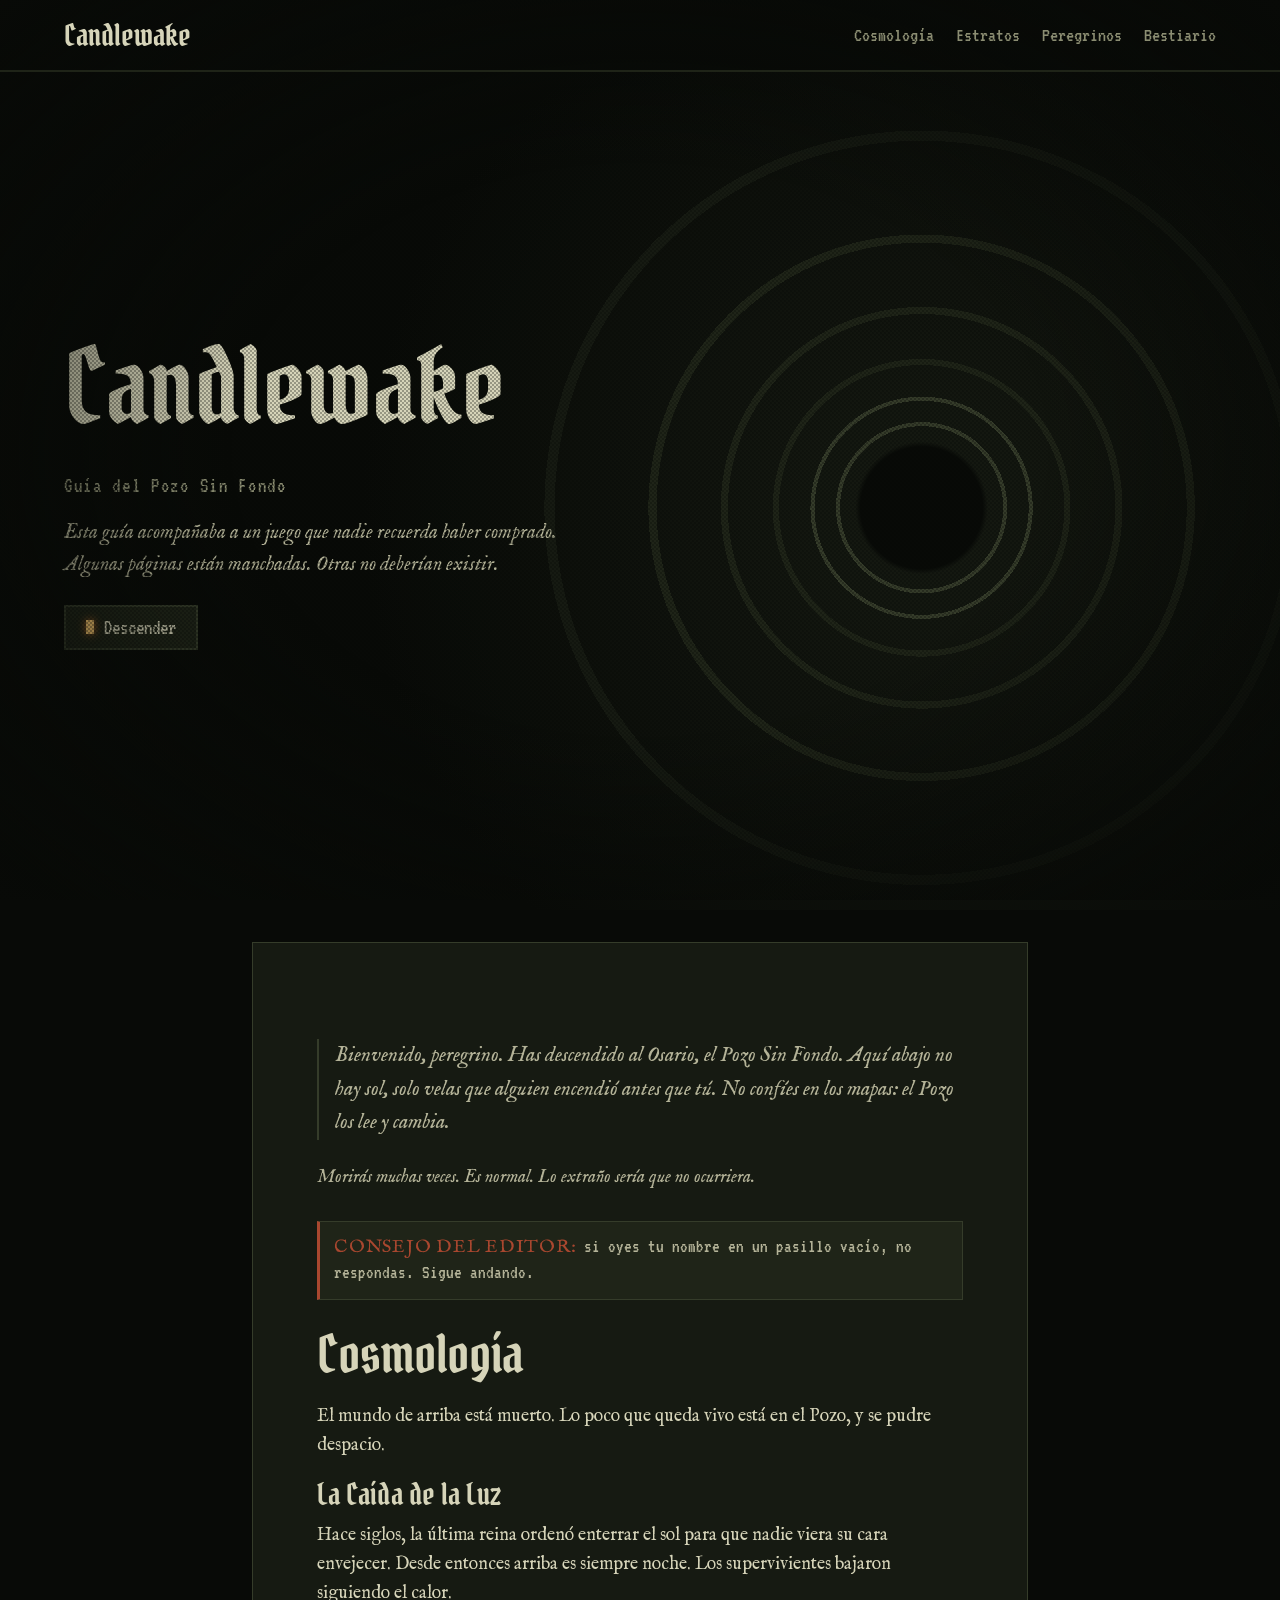
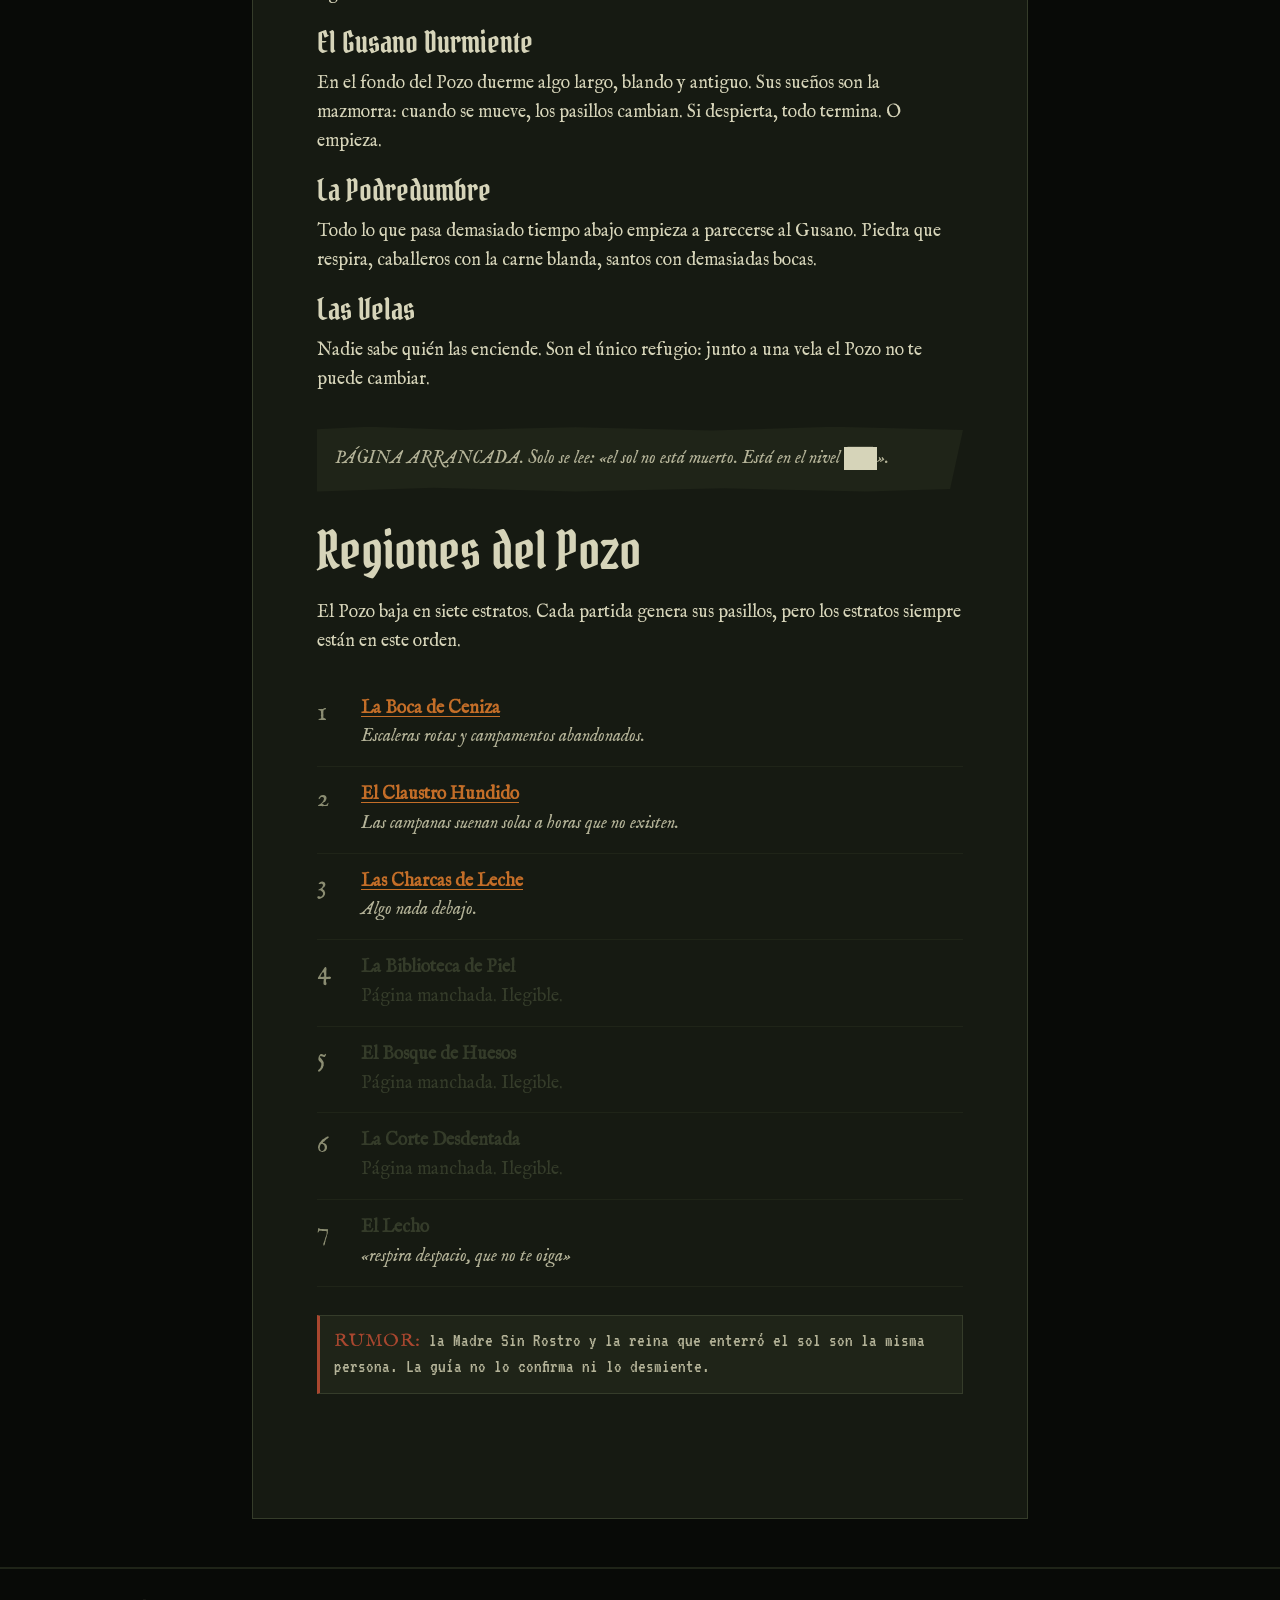
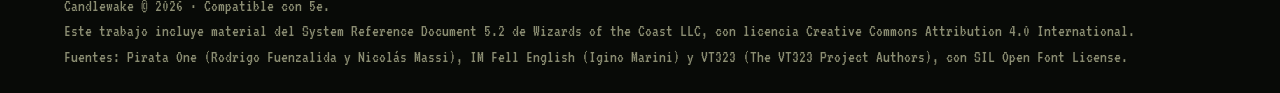
<file: index.html>
<!DOCTYPE html>
<html lang="es">
<head>
<meta charset="utf-8">
<meta name="viewport" content="width=device-width, initial-scale=1">
<title>Candlewake — Guía del Pozo Sin Fondo</title>
<meta name="description" content="Candlewake: librojuego de rol en solitario, compatible con 5e. Baja por el Pozo Sin Fondo. Guía del lore.">
<link rel="stylesheet" href="css/osario.css">
</head>
<body>

<nav class="nav" aria-label="Guía">
  <a class="marca" href="index.html">Candlewake</a>
  <a href="index.html#cosmologia">Cosmología</a>
  <a href="index.html#estratos">Estratos</a>
  <a href="peregrinos.html">Peregrinos</a>
  <a href="bestiario.html">Bestiario</a>
</nav>

<header class="portada">
  <div class="bloque">
    <h1>Candlewake</h1>
    <p class="subtitulo">Guía del Pozo Sin Fondo</p>
    <p>Esta guía acompañaba a un juego que nadie recuerda haber comprado. Algunas páginas están manchadas. Otras no deberían existir.</p>
    <div class="botones">
      <a class="btn vela" href="#estratos">Descender</a>
    </div>
  </div>
</header>

<main class="pagina">
  <p class="lema">Bienvenido, peregrino. Has descendido al Osario, el Pozo Sin Fondo. Aquí abajo no hay sol, solo velas que alguien encendió antes que tú. No confíes en los mapas: el Pozo los lee y cambia.</p>
  <p><em>Morirás muchas veces. Es normal. Lo extraño sería que no ocurriera.</em></p>

  <div class="nota"><b>CONSEJO DEL EDITOR:</b> si oyes tu nombre en un pasillo vacío, no respondas. Sigue andando.</div>

  <section id="cosmologia">
    <h2>Cosmología</h2>
    <p>El mundo de arriba está muerto. Lo poco que queda vivo está en el Pozo, y se pudre despacio.</p>

    <h3>La Caída de la Luz</h3>
    <p>Hace siglos, la última reina ordenó enterrar el sol para que nadie viera su cara envejecer. Desde entonces arriba es siempre noche. Los supervivientes bajaron siguiendo el calor.</p>

    <h3>El Gusano Durmiente</h3>
    <p>En el fondo del Pozo duerme algo largo, blando y antiguo. Sus sueños son la mazmorra: cuando se mueve, los pasillos cambian. Si despierta, todo termina. O empieza.</p>

    <h3>La Podredumbre</h3>
    <p>Todo lo que pasa demasiado tiempo abajo empieza a parecerse al Gusano. Piedra que respira, caballeros con la carne blanda, santos con demasiadas bocas.</p>

    <h3>Las Velas</h3>
    <p>Nadie sabe quién las enciende. Son el único refugio: junto a una vela el Pozo no te puede cambiar.</p>

    <div class="arrancada">PÁGINA ARRANCADA. Solo se lee: «el sol no está muerto. Está en el nivel <span class="tachado" aria-label="texto tachado">██</span>».</div>
  </section>

  <section id="estratos">
    <h2>Regiones del Pozo</h2>
    <p>El Pozo baja en siete estratos. Cada partida genera sus pasillos, pero los estratos siempre están en este orden.</p>
    <ol class="estratos">
      <li><div><a href="estratos/boca-de-ceniza.html"><b>La Boca de Ceniza</b></a><br><em>Escaleras rotas y campamentos abandonados.</em></div></li>
      <li><div><a href="estratos/claustro-hundido.html"><b>El Claustro Hundido</b></a><br><em>Las campanas suenan solas a horas que no existen.</em></div></li>
      <li><div><a href="estratos/charcas-de-leche.html"><b>Las Charcas de Leche</b></a><br><em>Algo nada debajo.</em></div></li>
      <li class="bloqueado"><div><b>La Biblioteca de Piel</b><br>Página manchada. Ilegible.</div></li>
      <li class="bloqueado"><div><b>El Bosque de Huesos</b><br>Página manchada. Ilegible.</div></li>
      <li class="bloqueado"><div><b>La Corte Desdentada</b><br>Página manchada. Ilegible.</div></li>
      <li class="bloqueado"><div><b>El Lecho</b><br><em>«respira despacio, que no te oiga»</em></div></li>
    </ol>
    <div class="nota rumor"><b>RUMOR:</b> la Madre Sin Rostro y la reina que enterró el sol son la misma persona. La guía no lo confirma ni lo desmiente.</div>
  </section>
</main>

<footer class="pie">
  Candlewake © 2026 · Compatible con 5e.<br>
  Este trabajo incluye material del System Reference Document 5.2 de Wizards of the Coast LLC, con licencia Creative Commons Attribution 4.0 International.<br>
  Fuentes: Pirata One (Rodrigo Fuenzalida y Nicolás Massi), IM Fell English (Igino Marini) y VT323 (The VT323 Project Authors), con SIL Open Font License.
</footer>

</body>
</html>
</file>
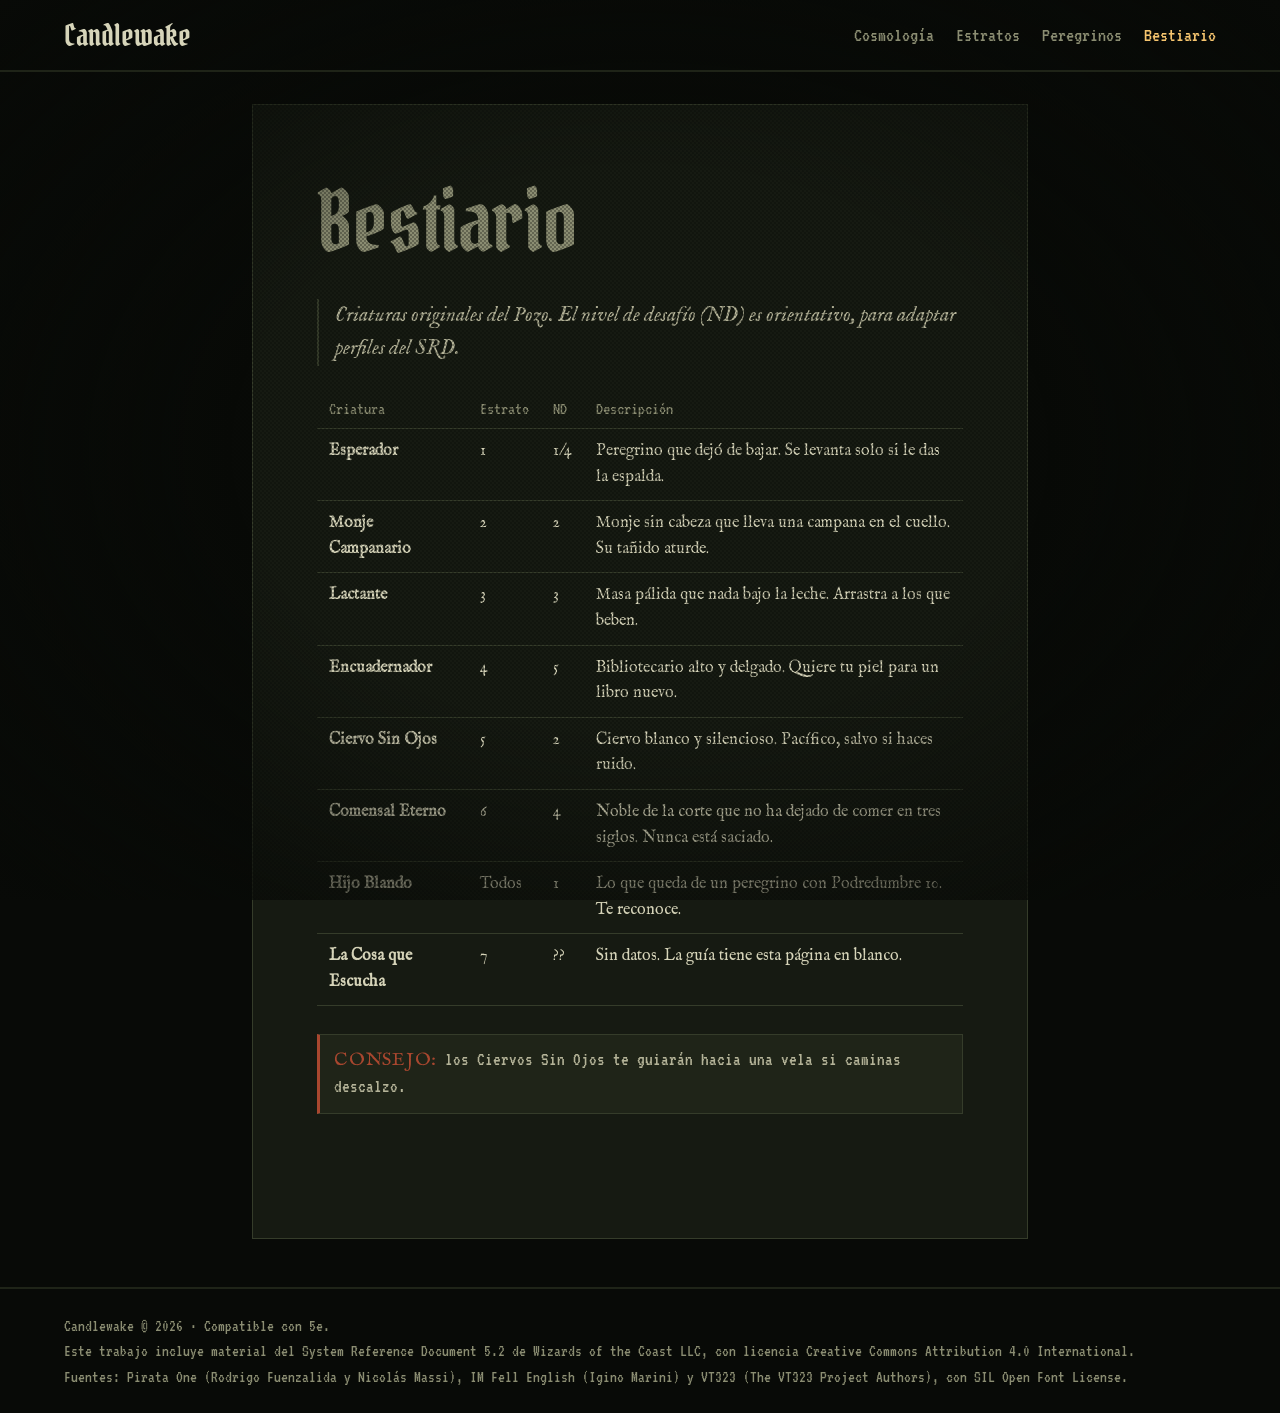
<file: bestiario.html>
<!DOCTYPE html>
<html lang="es">
<head>
<meta charset="utf-8">
<meta name="viewport" content="width=device-width, initial-scale=1">
<title>Bestiario — Candlewake</title>
<link rel="stylesheet" href="css/osario.css">
</head>
<body>

<nav class="nav" aria-label="Guía">
  <a class="marca" href="index.html">Candlewake</a>
  <a href="index.html#cosmologia">Cosmología</a>
  <a href="index.html#estratos">Estratos</a>
  <a href="peregrinos.html">Peregrinos</a>
  <a href="bestiario.html" aria-current="page">Bestiario</a>
</nav>

<main class="pagina">
  <h1>Bestiario</h1>
  <p class="lema">Criaturas originales del Pozo. El nivel de desafío (ND) es orientativo, para adaptar perfiles del SRD.</p>
  <div class="tabla">
    <table>
      <thead><tr><th>Criatura</th><th>Estrato</th><th>ND</th><th>Descripción</th></tr></thead>
      <tbody>
        <tr><td><b>Esperador</b></td><td>1</td><td>1/4</td><td>Peregrino que dejó de bajar. Se levanta solo si le das la espalda.</td></tr>
        <tr><td><b>Monje Campanario</b></td><td>2</td><td>2</td><td>Monje sin cabeza que lleva una campana en el cuello. Su tañido aturde.</td></tr>
        <tr><td><b>Lactante</b></td><td>3</td><td>3</td><td>Masa pálida que nada bajo la leche. Arrastra a los que beben.</td></tr>
        <tr><td><b>Encuadernador</b></td><td>4</td><td>5</td><td>Bibliotecario alto y delgado. Quiere tu piel para un libro nuevo.</td></tr>
        <tr><td><b>Ciervo Sin Ojos</b></td><td>5</td><td>2</td><td>Ciervo blanco y silencioso. Pacífico, salvo si haces ruido.</td></tr>
        <tr><td><b>Comensal Eterno</b></td><td>6</td><td>4</td><td>Noble de la corte que no ha dejado de comer en tres siglos. Nunca está saciado.</td></tr>
        <tr><td><b>Hijo Blando</b></td><td>Todos</td><td>1</td><td>Lo que queda de un peregrino con Podredumbre 10. Te reconoce.</td></tr>
        <tr><td><b>La Cosa que Escucha</b></td><td>7</td><td>??</td><td>Sin datos. La guía tiene esta página en blanco.</td></tr>
      </tbody>
    </table>
  </div>
  <div class="nota"><b>CONSEJO:</b> los Ciervos Sin Ojos te guiarán hacia una vela si caminas descalzo.</div>
</main>

<footer class="pie">
  Candlewake © 2026 · Compatible con 5e.<br>
  Este trabajo incluye material del System Reference Document 5.2 de Wizards of the Coast LLC, con licencia Creative Commons Attribution 4.0 International.<br>
  Fuentes: Pirata One (Rodrigo Fuenzalida y Nicolás Massi), IM Fell English (Igino Marini) y VT323 (The VT323 Project Authors), con SIL Open Font License.
</footer>

</body>
</html>
</file>
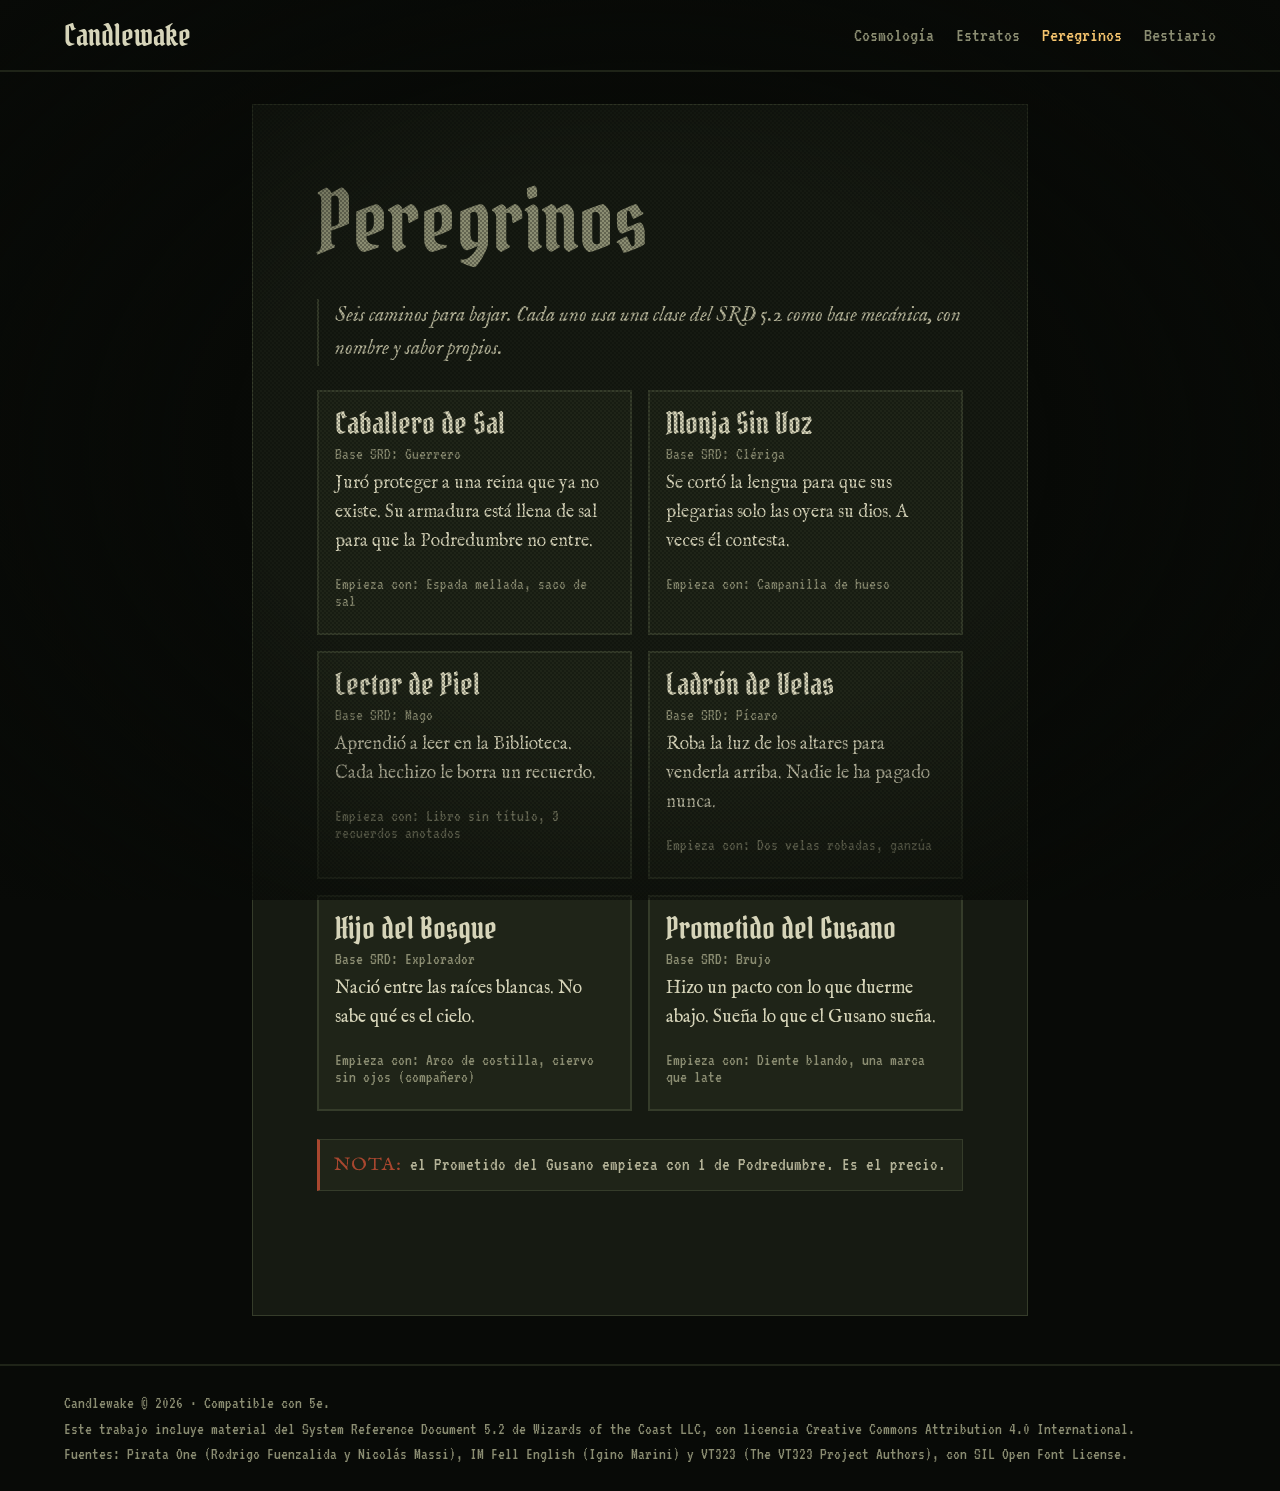
<file: peregrinos.html>
<!DOCTYPE html>
<html lang="es">
<head>
<meta charset="utf-8">
<meta name="viewport" content="width=device-width, initial-scale=1">
<title>Peregrinos — Candlewake</title>
<link rel="stylesheet" href="css/osario.css">
</head>
<body>

<nav class="nav" aria-label="Guía">
  <a class="marca" href="index.html">Candlewake</a>
  <a href="index.html#cosmologia">Cosmología</a>
  <a href="index.html#estratos">Estratos</a>
  <a href="peregrinos.html" aria-current="page">Peregrinos</a>
  <a href="bestiario.html">Bestiario</a>
</nav>

<main class="pagina">
  <h1>Peregrinos</h1>
  <p class="lema">Seis caminos para bajar. Cada uno usa una clase del SRD 5.2 como base mecánica, con nombre y sabor propios.</p>
  <div class="rejilla">
    <article class="tarjeta">
      <h3>Caballero de Sal</h3>
      <div class="meta">Base SRD: Guerrero</div>
      <p>Juró proteger a una reina que ya no existe. Su armadura está llena de sal para que la Podredumbre no entre.</p>
      <p class="meta">Empieza con: Espada mellada, saco de sal</p>
    </article>
    <article class="tarjeta">
      <h3>Monja Sin Voz</h3>
      <div class="meta">Base SRD: Clériga</div>
      <p>Se cortó la lengua para que sus plegarias solo las oyera su dios. A veces él contesta.</p>
      <p class="meta">Empieza con: Campanilla de hueso</p>
    </article>
    <article class="tarjeta">
      <h3>Lector de Piel</h3>
      <div class="meta">Base SRD: Mago</div>
      <p>Aprendió a leer en la Biblioteca. Cada hechizo le borra un recuerdo.</p>
      <p class="meta">Empieza con: Libro sin título, 3 recuerdos anotados</p>
    </article>
    <article class="tarjeta">
      <h3>Ladrón de Velas</h3>
      <div class="meta">Base SRD: Pícaro</div>
      <p>Roba la luz de los altares para venderla arriba. Nadie le ha pagado nunca.</p>
      <p class="meta">Empieza con: Dos velas robadas, ganzúa</p>
    </article>
    <article class="tarjeta">
      <h3>Hijo del Bosque</h3>
      <div class="meta">Base SRD: Explorador</div>
      <p>Nació entre las raíces blancas. No sabe qué es el cielo.</p>
      <p class="meta">Empieza con: Arco de costilla, ciervo sin ojos (compañero)</p>
    </article>
    <article class="tarjeta">
      <h3>Prometido del Gusano</h3>
      <div class="meta">Base SRD: Brujo</div>
      <p>Hizo un pacto con lo que duerme abajo. Sueña lo que el Gusano sueña.</p>
      <p class="meta">Empieza con: Diente blando, una marca que late</p>
    </article>
  </div>
  <div class="nota"><b>NOTA:</b> el Prometido del Gusano empieza con 1 de Podredumbre. Es el precio.</div>
</main>

<footer class="pie">
  Candlewake © 2026 · Compatible con 5e.<br>
  Este trabajo incluye material del System Reference Document 5.2 de Wizards of the Coast LLC, con licencia Creative Commons Attribution 4.0 International.<br>
  Fuentes: Pirata One (Rodrigo Fuenzalida y Nicolás Massi), IM Fell English (Igino Marini) y VT323 (The VT323 Project Authors), con SIL Open Font License.
</footer>

</body>
</html>
</file>
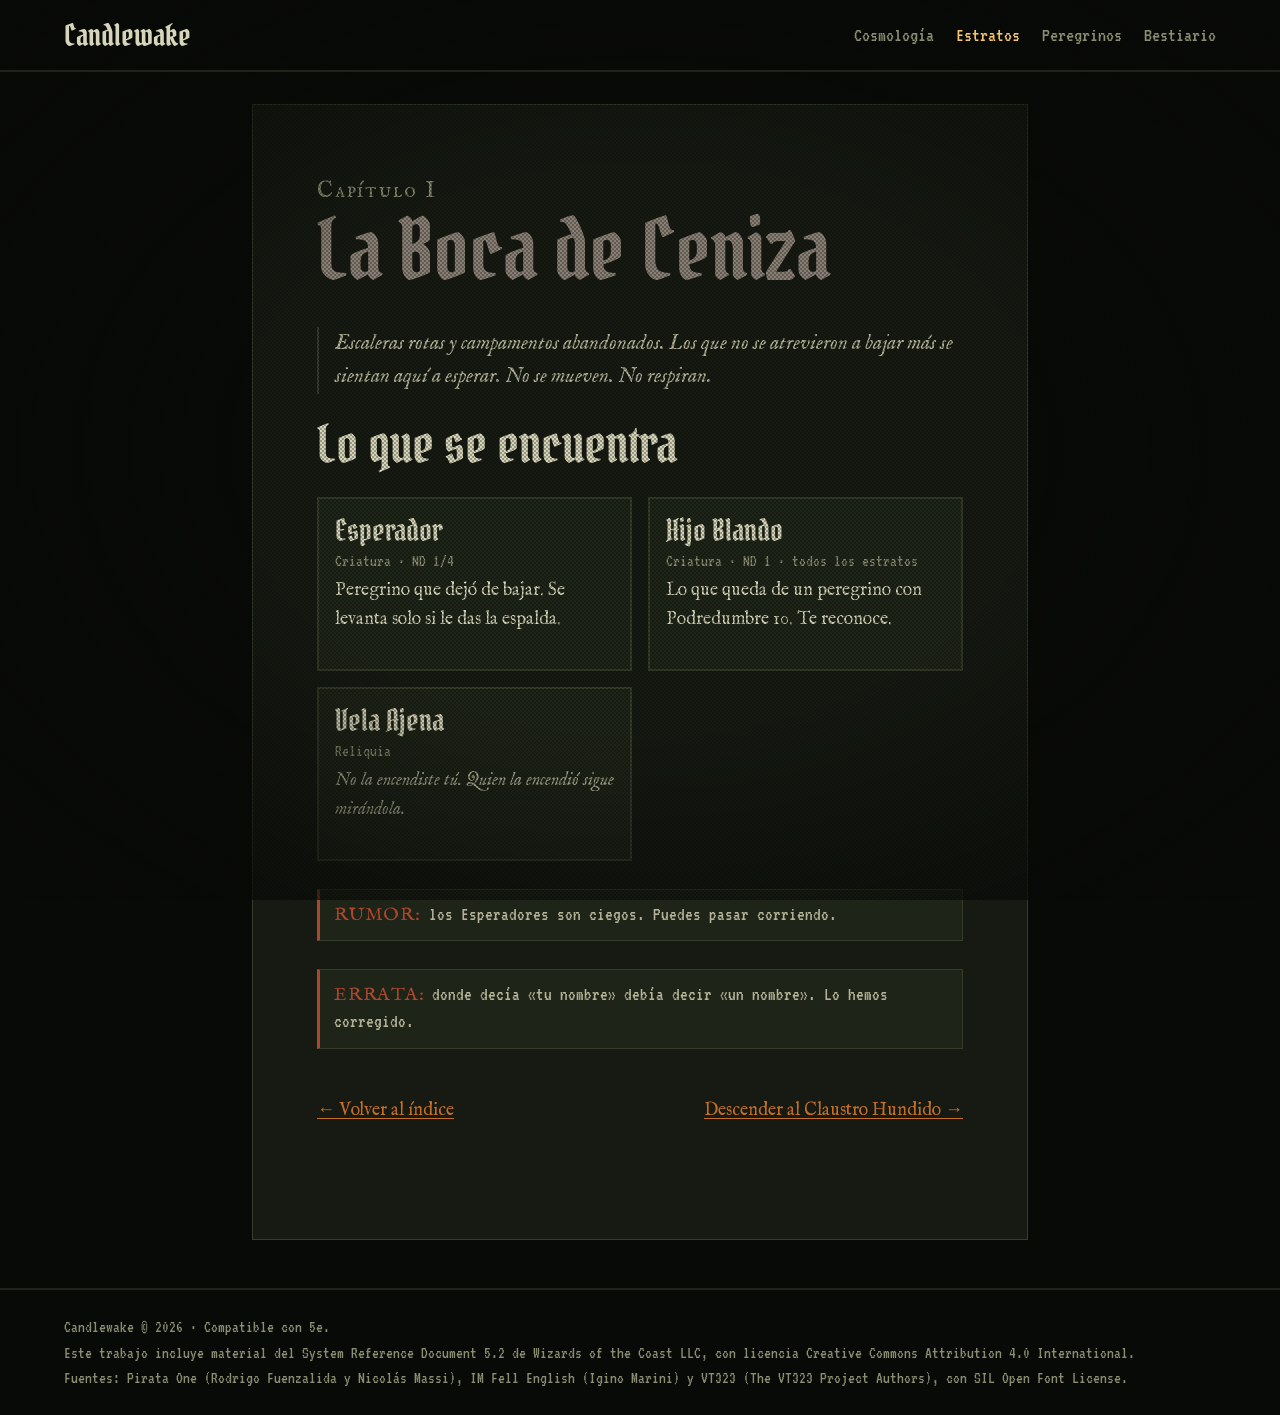
<file: estratos/boca-de-ceniza.html>
<!DOCTYPE html>
<html lang="es">
<head>
<meta charset="utf-8">
<meta name="viewport" content="width=device-width, initial-scale=1">
<title>La Boca de Ceniza — Candlewake</title>
<link rel="stylesheet" href="../css/osario.css">
</head>
<body class="boca">

<nav class="nav" aria-label="Guía">
  <a class="marca" href="../index.html">Candlewake</a>
  <a href="../index.html#cosmologia">Cosmología</a>
  <a href="../index.html#estratos" aria-current="page">Estratos</a>
  <a href="../peregrinos.html">Peregrinos</a>
  <a href="../bestiario.html">Bestiario</a>
</nav>

<main class="pagina">
  <div class="estrato-num">Capítulo I</div>
  <h1>La Boca de Ceniza</h1>
  <p class="lema">Escaleras rotas y campamentos abandonados. Los que no se atrevieron a bajar más se sientan aquí a esperar. No se mueven. No respiran.</p>

  <h2>Lo que se encuentra</h2>
  <div class="rejilla">
    <article class="tarjeta">
      <h3>Esperador</h3>
      <div class="meta">Criatura · ND 1/4</div>
      <p>Peregrino que dejó de bajar. Se levanta solo si le das la espalda.</p>
    </article>
    <article class="tarjeta">
      <h3>Hijo Blando</h3>
      <div class="meta">Criatura · ND 1 · todos los estratos</div>
      <p>Lo que queda de un peregrino con Podredumbre 10. Te reconoce.</p>
    </article>
    <article class="tarjeta">
      <h3>Vela Ajena</h3>
      <div class="meta">Reliquia</div>
      <p><em>No la encendiste tú. Quien la encendió sigue mirándola.</em></p>
    </article>
  </div>

  <div class="nota rumor"><b>RUMOR:</b> los Esperadores son ciegos. Puedes pasar corriendo.</div>
  <div class="nota errata"><b>ERRATA:</b> donde decía «tu nombre» debía decir «un nombre». Lo hemos corregido.</div>

  <p class="paginacion">
    <a href="../index.html#estratos">← Volver al índice</a>
    <a href="claustro-hundido.html">Descender al Claustro Hundido →</a>
  </p>
</main>

<footer class="pie">
  Candlewake © 2026 · Compatible con 5e.<br>
  Este trabajo incluye material del System Reference Document 5.2 de Wizards of the Coast LLC, con licencia Creative Commons Attribution 4.0 International.<br>
  Fuentes: Pirata One (Rodrigo Fuenzalida y Nicolás Massi), IM Fell English (Igino Marini) y VT323 (The VT323 Project Authors), con SIL Open Font License.
</footer>

</body>
</html>
</file>
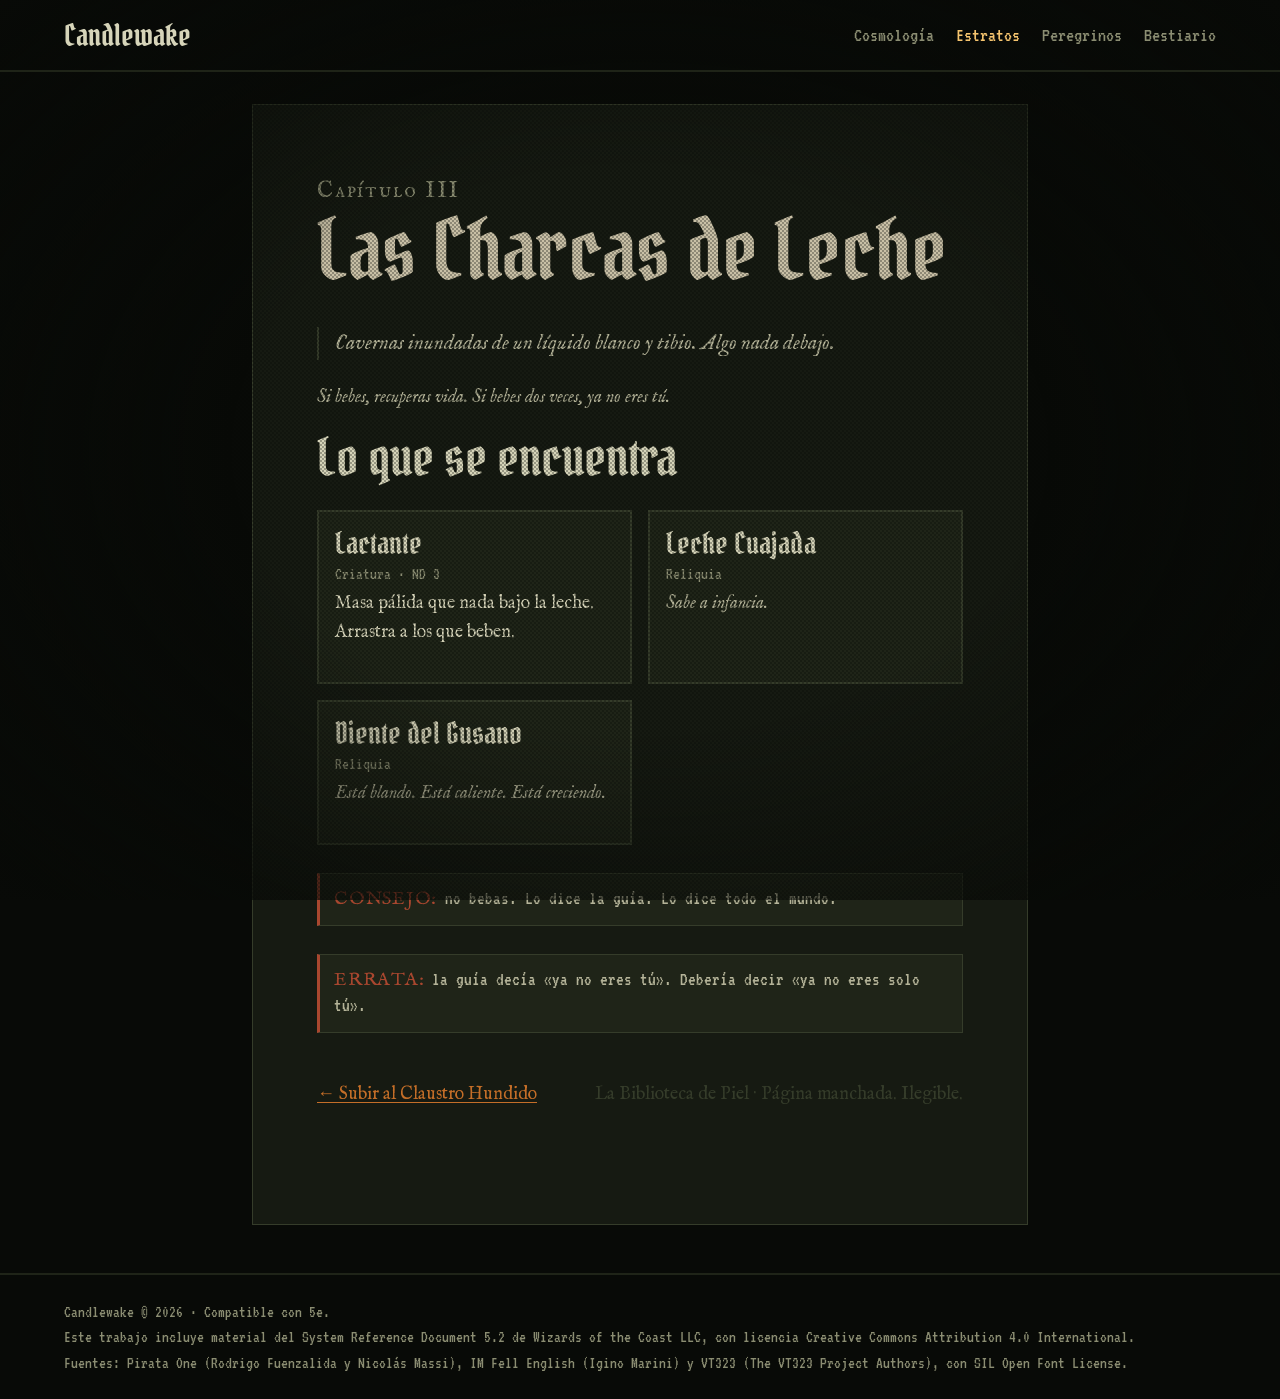
<file: estratos/charcas-de-leche.html>
<!DOCTYPE html>
<html lang="es">
<head>
<meta charset="utf-8">
<meta name="viewport" content="width=device-width, initial-scale=1">
<title>Las Charcas de Leche — Candlewake</title>
<link rel="stylesheet" href="../css/osario.css">
</head>
<body class="charcas">

<nav class="nav" aria-label="Guía">
  <a class="marca" href="../index.html">Candlewake</a>
  <a href="../index.html#cosmologia">Cosmología</a>
  <a href="../index.html#estratos" aria-current="page">Estratos</a>
  <a href="../peregrinos.html">Peregrinos</a>
  <a href="../bestiario.html">Bestiario</a>
</nav>

<main class="pagina">
  <div class="estrato-num">Capítulo III</div>
  <h1>Las Charcas de Leche</h1>
  <p class="lema">Cavernas inundadas de un líquido blanco y tibio. Algo nada debajo.</p>
  <p><em>Si bebes, recuperas vida. Si bebes dos veces, ya no eres tú.</em></p>

  <h2>Lo que se encuentra</h2>
  <div class="rejilla">
    <article class="tarjeta">
      <h3>Lactante</h3>
      <div class="meta">Criatura · ND 3</div>
      <p>Masa pálida que nada bajo la leche. Arrastra a los que beben.</p>
    </article>
    <article class="tarjeta">
      <h3>Leche Cuajada</h3>
      <div class="meta">Reliquia</div>
      <p><em>Sabe a infancia.</em></p>
    </article>
    <article class="tarjeta">
      <h3>Diente del Gusano</h3>
      <div class="meta">Reliquia</div>
      <p><em>Está blando. Está caliente. Está creciendo.</em></p>
    </article>
  </div>

  <div class="nota"><b>CONSEJO:</b> no bebas. Lo dice la guía. Lo dice todo el mundo.</div>
  <div class="nota errata"><b>ERRATA:</b> la guía decía «ya no eres tú». Debería decir «ya no eres solo tú».</div>

  <p class="paginacion">
    <a href="claustro-hundido.html">← Subir al Claustro Hundido</a>
    <span class="bloqueado">La Biblioteca de Piel · Página manchada. Ilegible.</span>
  </p>
</main>

<footer class="pie">
  Candlewake © 2026 · Compatible con 5e.<br>
  Este trabajo incluye material del System Reference Document 5.2 de Wizards of the Coast LLC, con licencia Creative Commons Attribution 4.0 International.<br>
  Fuentes: Pirata One (Rodrigo Fuenzalida y Nicolás Massi), IM Fell English (Igino Marini) y VT323 (The VT323 Project Authors), con SIL Open Font License.
</footer>

</body>
</html>
</file>
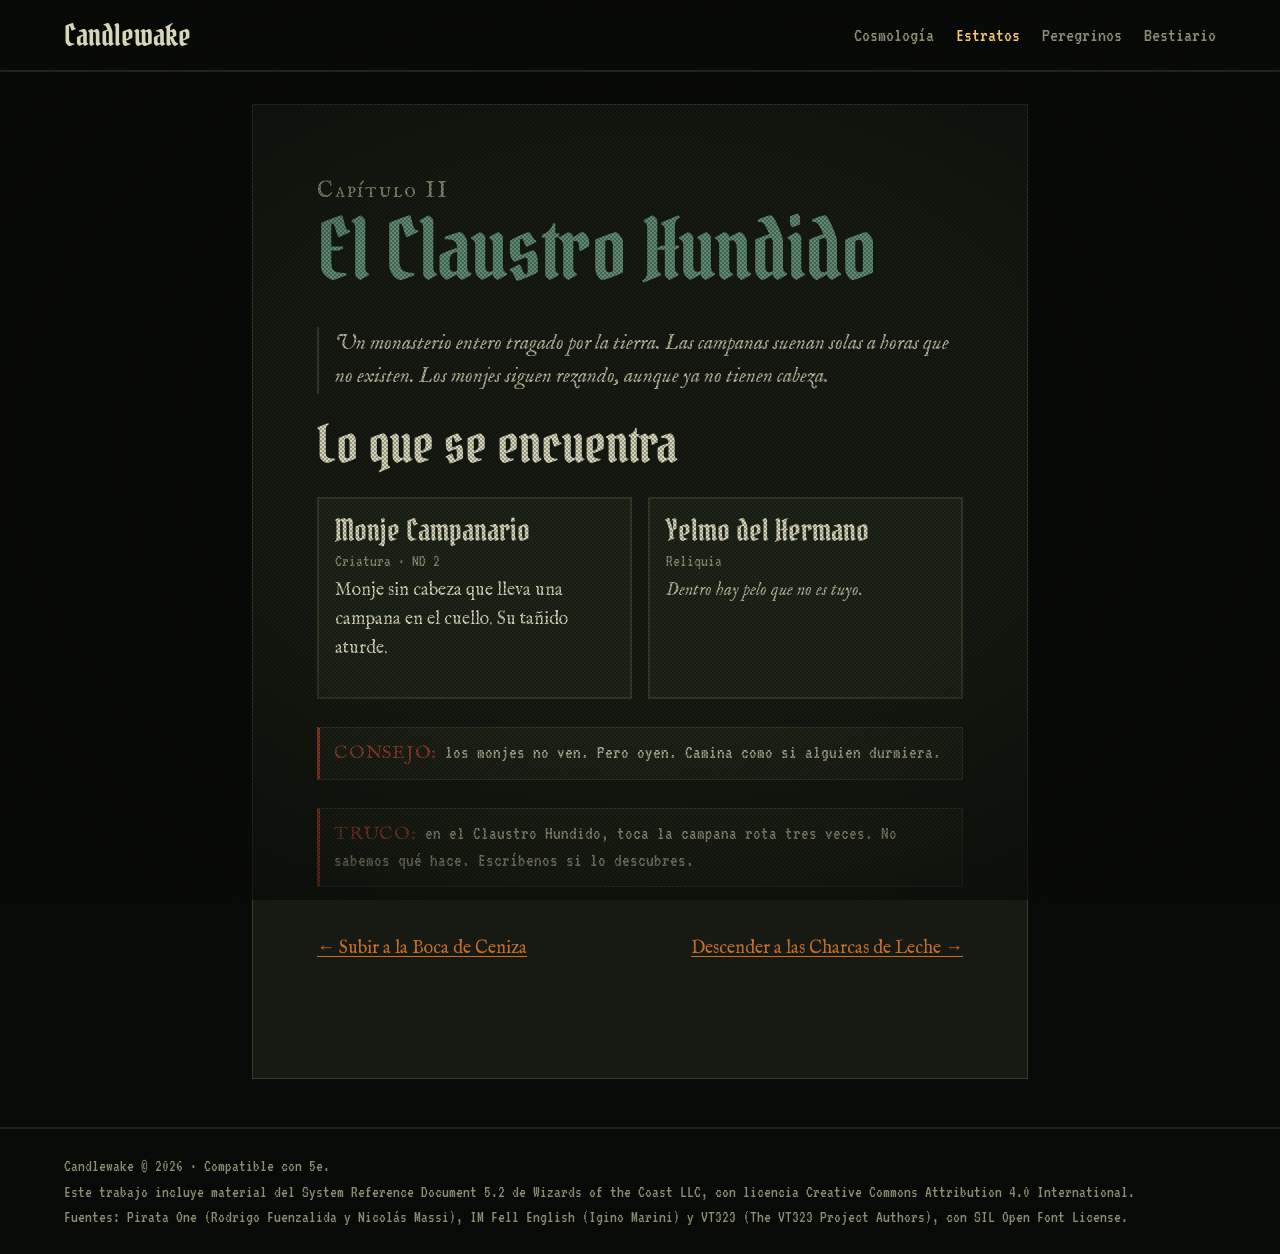
<file: estratos/claustro-hundido.html>
<!DOCTYPE html>
<html lang="es">
<head>
<meta charset="utf-8">
<meta name="viewport" content="width=device-width, initial-scale=1">
<title>El Claustro Hundido — Candlewake</title>
<link rel="stylesheet" href="../css/osario.css">
</head>
<body class="claustro">

<nav class="nav" aria-label="Guía">
  <a class="marca" href="../index.html">Candlewake</a>
  <a href="../index.html#cosmologia">Cosmología</a>
  <a href="../index.html#estratos" aria-current="page">Estratos</a>
  <a href="../peregrinos.html">Peregrinos</a>
  <a href="../bestiario.html">Bestiario</a>
</nav>

<main class="pagina">
  <div class="estrato-num">Capítulo II</div>
  <h1>El Claustro Hundido</h1>
  <p class="lema">Un monasterio entero tragado por la tierra. Las campanas suenan solas a horas que no existen. Los monjes siguen rezando, aunque ya no tienen cabeza.</p>

  <h2>Lo que se encuentra</h2>
  <div class="rejilla">
    <article class="tarjeta">
      <h3>Monje Campanario</h3>
      <div class="meta">Criatura · ND 2</div>
      <p>Monje sin cabeza que lleva una campana en el cuello. Su tañido aturde.</p>
    </article>
    <article class="tarjeta">
      <h3>Yelmo del Hermano</h3>
      <div class="meta">Reliquia</div>
      <p><em>Dentro hay pelo que no es tuyo.</em></p>
    </article>
  </div>

  <div class="nota"><b>CONSEJO:</b> los monjes no ven. Pero oyen. Camina como si alguien durmiera.</div>
  <div class="nota"><b>TRUCO:</b> en el Claustro Hundido, toca la campana rota tres veces. No sabemos qué hace. Escríbenos si lo descubres.</div>

  <p class="paginacion">
    <a href="boca-de-ceniza.html">← Subir a la Boca de Ceniza</a>
    <a href="charcas-de-leche.html">Descender a las Charcas de Leche →</a>
  </p>
</main>

<footer class="pie">
  Candlewake © 2026 · Compatible con 5e.<br>
  Este trabajo incluye material del System Reference Document 5.2 de Wizards of the Coast LLC, con licencia Creative Commons Attribution 4.0 International.<br>
  Fuentes: Pirata One (Rodrigo Fuenzalida y Nicolás Massi), IM Fell English (Igino Marini) y VT323 (The VT323 Project Authors), con SIL Open Font License.
</footer>

</body>
</html>
</file>
<file: css/osario.css>
/* ==========================================================
   CANDLEWAKE — Guía del Pozo Sin Fondo
   Estilos de la web de lore (GitHub Pages). Paleta del kit de Osario.
   ========================================================== */

@font-face{font-family:"IM Fell English SC";src:url("../fonts/IMFellEnglishSC-Regular.ttf") format("truetype");font-display:swap}
@font-face{font-family:"IM Fell English";src:url("../fonts/IMFellEnglish-Regular.ttf") format("truetype");font-display:swap}
@font-face{font-family:"IM Fell English";font-style:italic;src:url("../fonts/IMFellEnglish-Italic.ttf") format("truetype");font-display:swap}
@font-face{font-family:"Pirata One";src:url("../fonts/PirataOne-Regular.ttf") format("truetype");font-display:swap}
@font-face{font-family:"VT323";src:url("../fonts/VT323-Regular.ttf") format("truetype");font-display:swap}

:root{
  /* Paleta del juego (docs/diseno.md de Candlewake, 0.15.0): un libro encuadernado con las páginas verdes de moho */
  --noche:#080a07;     /* fuera del libro */
  --papel:#161a12;     /* página, verde de moho */
  --recuadro:#1f2418;  /* recuadros, botones, tarjetas */
  --filete:#353c2a;    /* filetes y bordes */
  --tinta-suave:#8b8d72; /* texto secundario */
  --hueso:#d6d4b9;     /* texto */
  --pergamino:#b4b398; /* cursivas y citas */
  --oxido:#a9472f;     /* notas, erratas, Podredumbre */
  --vela:#c46e28;      /* enlaces: lo único cálido, como las velas del Pozo */
  --llama:#f5c46e;     /* hover, brillo de vela */
  --acento:var(--tinta-suave); /* cada estrato tiene el suyo (pack.json → acento) */

  --f-gotica:"Pirata One","IM Fell English SC",Georgia,serif; /* títulos, como en el juego */
  --f-titulo:"IM Fell English SC",Georgia,serif;  /* etiquetas pequeñas */
  --f-texto:"IM Fell English",Georgia,serif;
  --f-ui:"VT323",monospace;

  --ancho:72ch;
}
/* Acentos de los estratos, los mismos que en el juego */
.boca{--acento:#8a7f74}
.claustro{--acento:#5f8a72}
.charcas{--acento:#c9c0a6}

*{box-sizing:border-box;min-width:0}
html{background:var(--noche)}
body{
  margin:0;min-height:100vh;
  background:var(--noche);color:var(--hueso);
  font:18px/1.6 var(--f-texto);
  overflow-x:clip;
}

/* Viñeta + dithering de 4px sobre toda la página (imita el filtro) */
body::after{
  content:"";position:fixed;inset:0;pointer-events:none;z-index:50;
  background:
    radial-gradient(ellipse at center,transparent 45%,var(--noche) 100%),
    repeating-conic-gradient(#0000 0 25%,#080a074d 0 50%) 0 0/4px 4px;
}

img{max-width:100%;image-rendering:pixelated}

a{color:var(--vela);text-decoration-thickness:1px;text-underline-offset:3px}
a:hover,a:focus-visible{color:var(--llama);text-shadow:0 0 6px var(--vela)}
:focus-visible{outline:2px solid var(--llama);outline-offset:3px}

h1,h2,h3{font-family:var(--f-gotica);font-weight:400;line-height:1.05;margin:0 0 .4em;text-wrap:balance}
h1{font-size:clamp(52px,9vw,104px)}
h2{font-size:clamp(34px,5vw,52px)}
h3{font-size:30px}
p{margin:0 0 1em}
em,i{color:var(--pergamino)}

/* ---------- Navegación ---------- */
.nav{
  position:relative;z-index:60;
  display:flex;flex-wrap:wrap;gap:6px 22px;align-items:center;
  padding:16px max(5vw,16px);
  font:20px var(--f-ui);
  border-bottom:2px solid var(--recuadro);
}
.nav a{color:var(--tinta-suave);text-decoration:none}
.nav a:hover,.nav a[aria-current]{color:var(--llama)}
.nav .marca{font:30px var(--f-gotica);color:var(--hueso);margin-right:auto}

/* ---------- Portada ---------- */
.portada{
  position:relative;min-height:calc(100vh - 62px);
  display:flex;align-items:center;
  padding:48px max(5vw,16px);
  /* Sin ilustración: anillos de piedra que bajan al negro, cada vez más juntos, como el motivo «pozo» del juego */
  background:
    radial-gradient(circle at 72% 52%,var(--noche) 0 6%,transparent 6.5%),
    radial-gradient(circle at 72% 52%,transparent 0 8%,var(--filete) 8% 8.4%,transparent 8.4% 10.5%,var(--filete) 10.5% 10.9%,
      transparent 10.9% 14%,var(--recuadro) 14% 14.6%,transparent 14.6% 19%,var(--recuadro) 19% 19.7%,
      transparent 19.7% 26%,var(--recuadro) 26% 26.8%,transparent 26.8% 36%,var(--papel) 36% 37%,transparent 37%),
    radial-gradient(circle at 72% 52%,var(--papel) 0,var(--noche) 55%);
}
.portada .subtitulo{font:21px var(--f-ui);font-style:normal;color:var(--tinta-suave);letter-spacing:.08em;margin-top:-.4em}
.portada .bloque{max-width:520px;position:relative;z-index:2}
.portada p{font-size:20px;color:var(--pergamino);font-style:italic}

/* ---------- Botones ---------- */
.btn{
  display:inline-flex;align-items:center;gap:10px;min-height:44px;
  padding:10px 20px;
  font:21px var(--f-ui);color:var(--hueso);text-decoration:none;
  background:var(--recuadro);border:2px solid var(--filete);
}
.btn:hover{border-color:var(--vela);color:var(--llama);text-shadow:none}
.btn.vela::before{
  content:"";width:8px;height:14px;background:var(--llama);box-shadow:0 0 8px var(--vela);
}
.botones{display:flex;flex-wrap:wrap;gap:12px;margin-top:24px}

/* ---------- Páginas de la guía ---------- */
.pagina{background:var(--papel);border:1px solid var(--filete);max-width:calc(var(--ancho) + 2 * max(5vw,16px));margin:32px auto 48px;padding:clamp(32px,6vw,72px) max(5vw,16px) 96px;position:relative}
.pagina h1{font-size:clamp(48px,7vw,84px)}
.pagina h1{color:var(--acento)}
.estrato-num{font:22px var(--f-titulo);letter-spacing:.08em;color:var(--tinta-suave)}
.lema{font-size:21px;font-style:italic;color:var(--pergamino);border-left:2px solid var(--filete);padding-left:16px;margin:24px 0}

/* Nota de la guía: CONSEJO, RUMOR, ERRATA, TRUCO */
.nota{
  font:19px/1.4 var(--f-ui);color:var(--pergamino);
  background:var(--recuadro);border:1px solid var(--filete);border-left:3px solid var(--oxido);padding:12px 14px;margin:28px 0;
}
.nota b{font-family:var(--f-titulo);font-weight:400;color:var(--oxido);letter-spacing:.04em}
.nota.errata b{color:var(--oxido)}

/* Texto censurado / página arrancada */
.tachado{background:var(--hueso);color:var(--hueso);padding:0 .2em;user-select:none}
.arrancada{
  margin:32px 0;padding:18px;
  background:var(--recuadro);
  clip-path:polygon(0 4%,8% 0,22% 5%,40% 1%,61% 6%,80% 0,100% 5%,98% 96%,85% 100%,63% 95%,40% 100%,18% 94%,0 100%);
  font-style:italic;color:var(--pergamino);
}

/* Tarjetas: peregrinos, criaturas, reliquias */
.rejilla{display:grid;grid-template-columns:repeat(auto-fill,minmax(min(100%,280px),1fr));gap:16px;margin:24px 0}
.tarjeta{background:var(--recuadro);border:2px solid var(--filete);padding:16px}
.tarjeta h3{margin-bottom:.2em}
.tarjeta .meta{font:17px var(--f-ui);color:var(--tinta-suave);margin-bottom:8px}

/* Tablas de la guía */
.tabla{overflow-x:auto;margin:24px 0}
table{border-collapse:collapse;width:100%;font-size:16px}
th{font:18px var(--f-ui);color:var(--tinta-suave);text-align:left;font-weight:400}
th,td{padding:10px 12px;border-bottom:1px solid var(--filete);vertical-align:top}

/* Lista de estratos */
.estratos{list-style:none;padding:0;margin:24px 0;counter-reset:e}
.estratos li{counter-increment:e;display:flex;gap:16px;padding:14px 0;border-bottom:1px solid var(--recuadro)}
.estratos li::before{content:counter(e);font:28px var(--f-titulo);color:var(--tinta-suave);min-width:28px}
.estratos .bloqueado,.bloqueado{color:var(--filete)}
.paginacion{display:flex;justify-content:space-between;gap:16px;flex-wrap:wrap;margin-top:48px}

.pie{
  border-top:2px solid var(--recuadro);padding:24px max(5vw,16px);
  font:17px/1.5 var(--f-ui);color:var(--tinta-suave);position:relative;z-index:60;
}

@media (max-width:600px){
  .portada{align-items:flex-end}
  .portada::before{content:"";position:absolute;inset:0;background:linear-gradient(transparent 30%,var(--noche) 85%)}
  body{font-size:17px}
}
@media (prefers-reduced-motion:no-preference){
  .btn.vela::before{animation:parpadeo 3s infinite steps(1)}
  @keyframes parpadeo{0%,100%{opacity:1}47%{opacity:.6}50%{opacity:1}83%{opacity:.8}}
}
</file>
